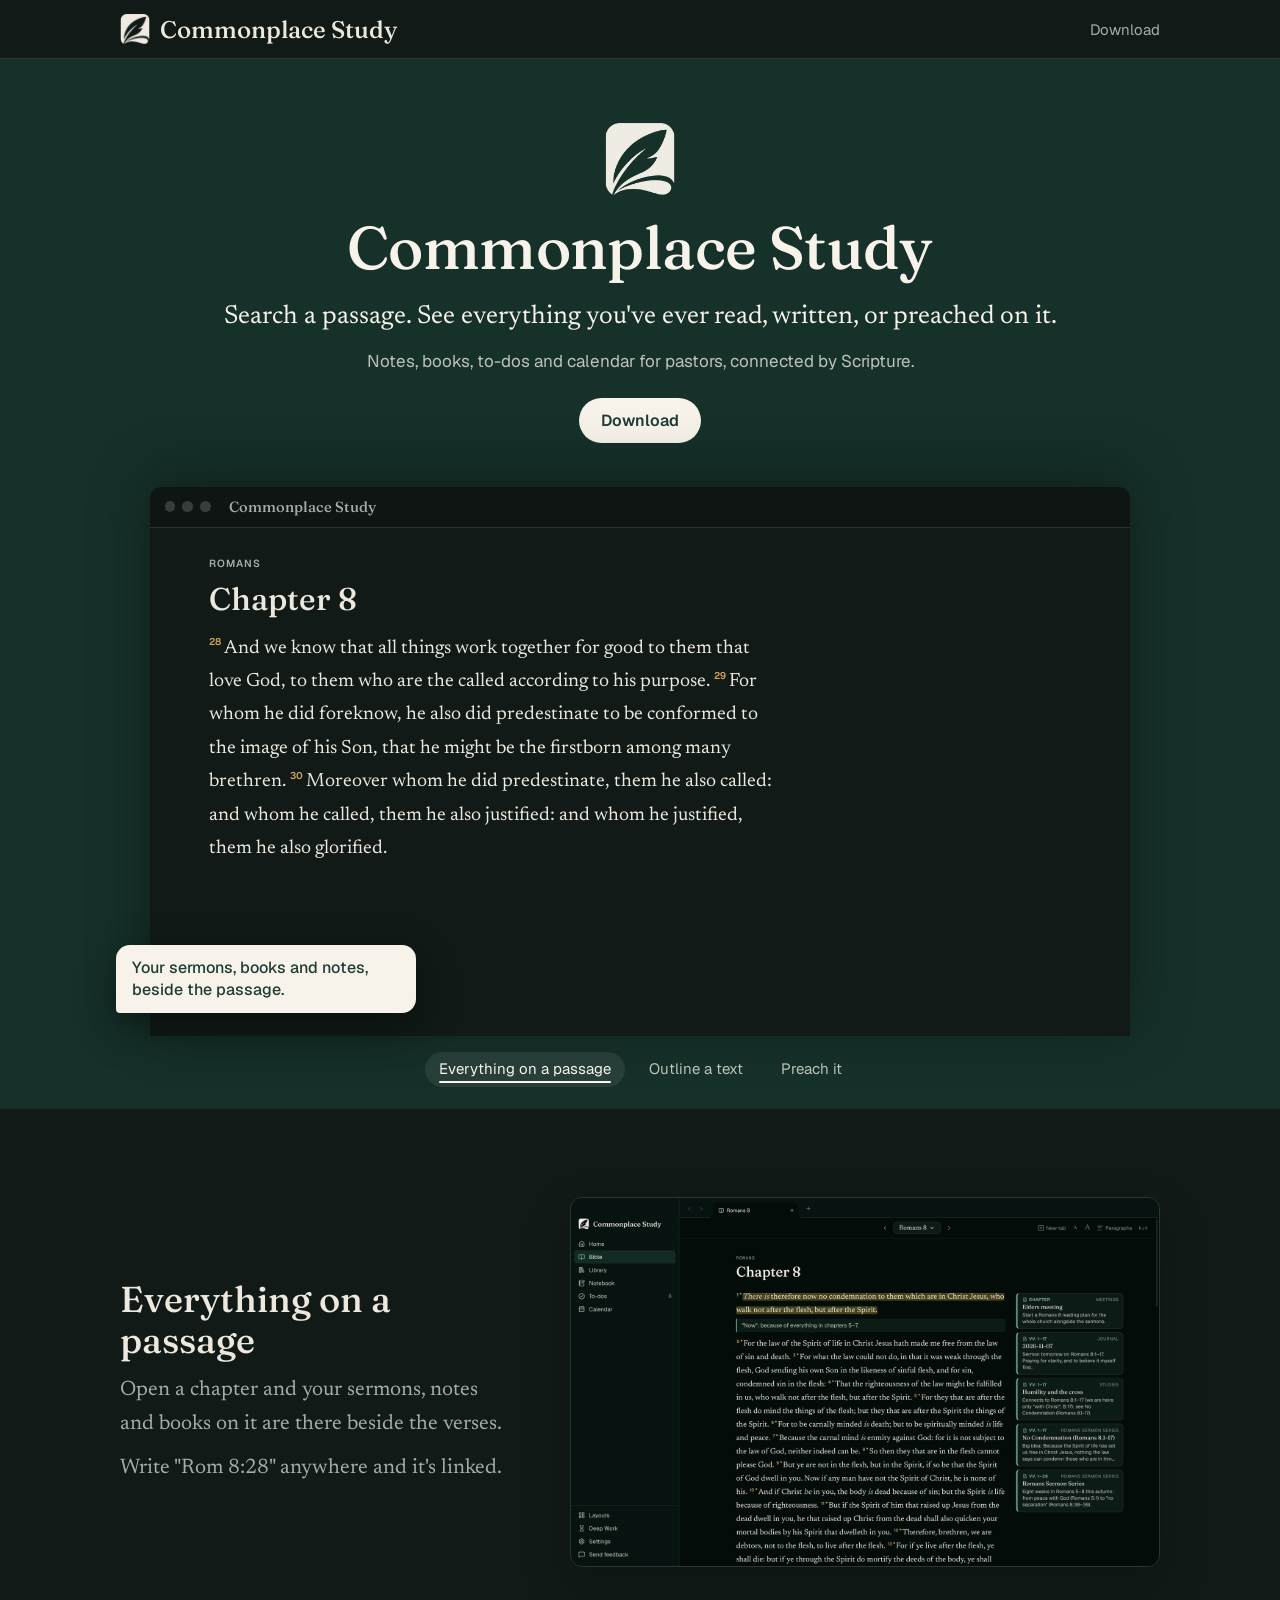
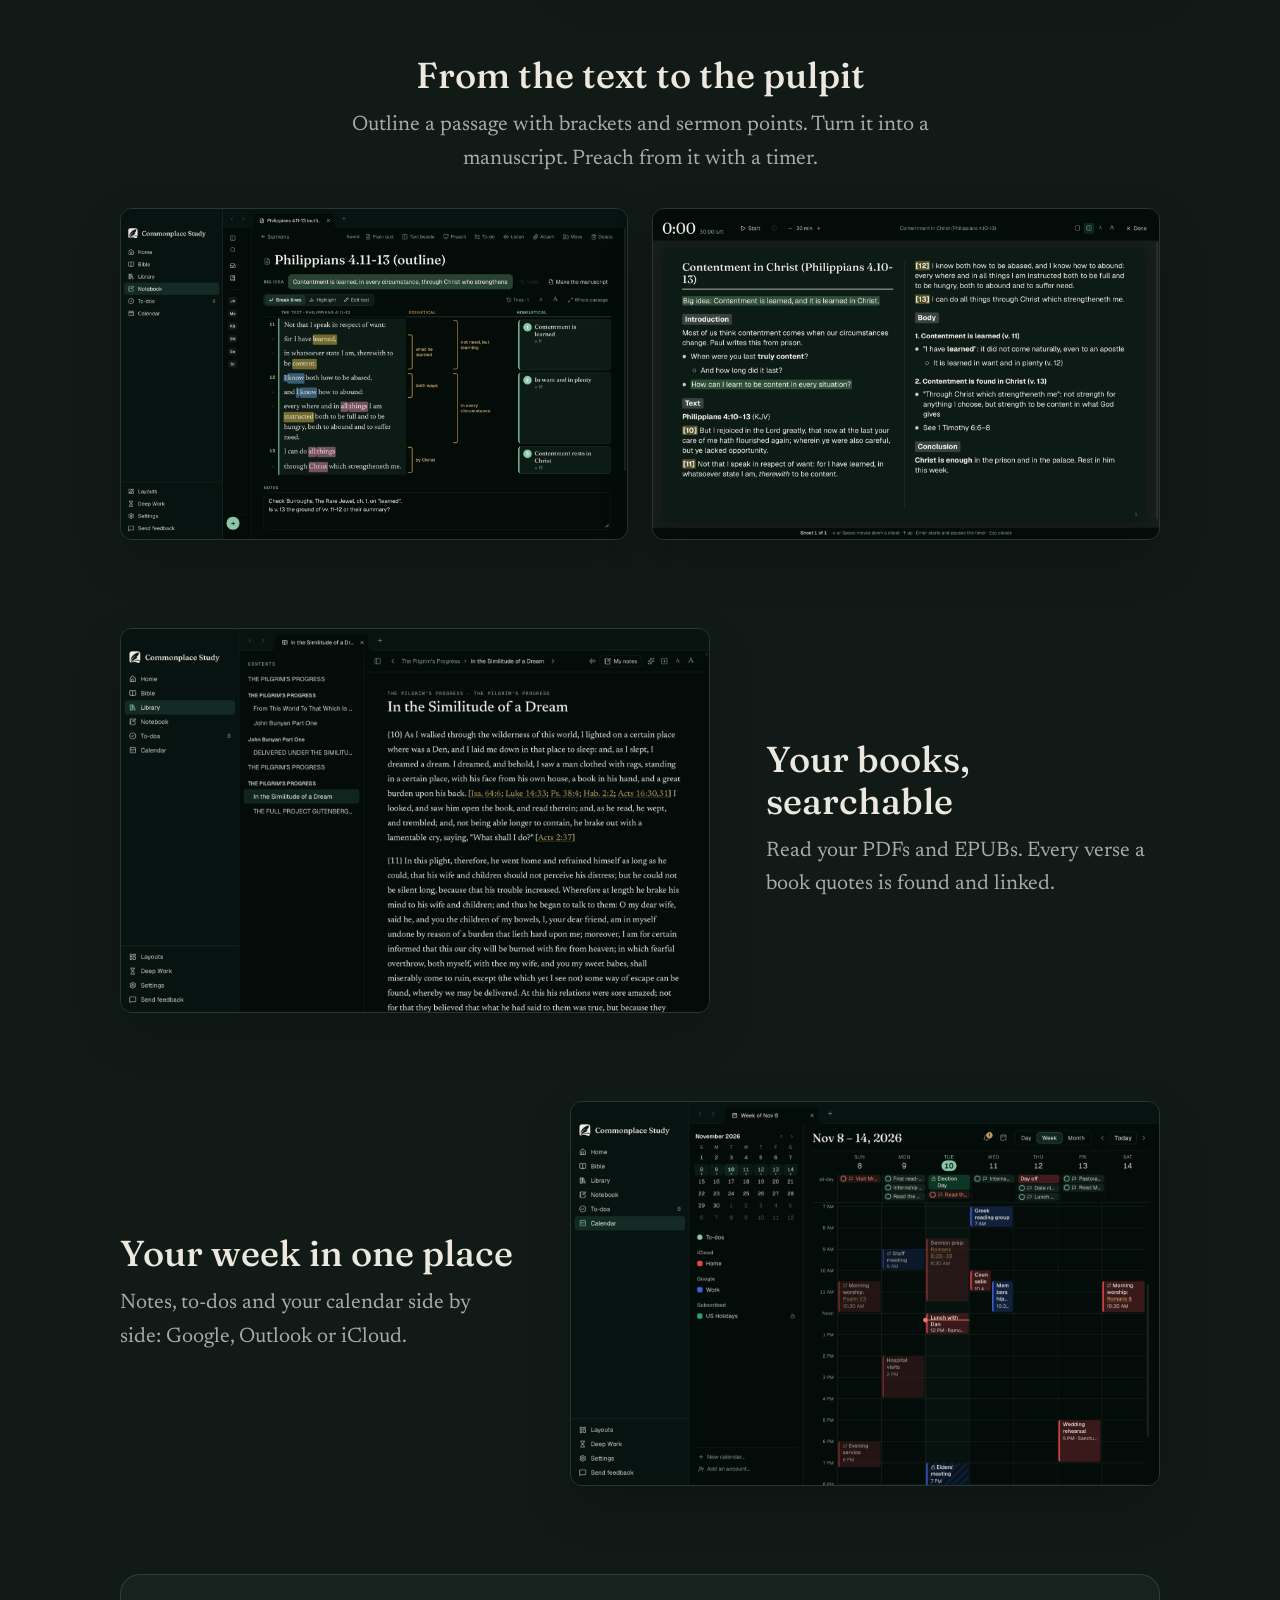
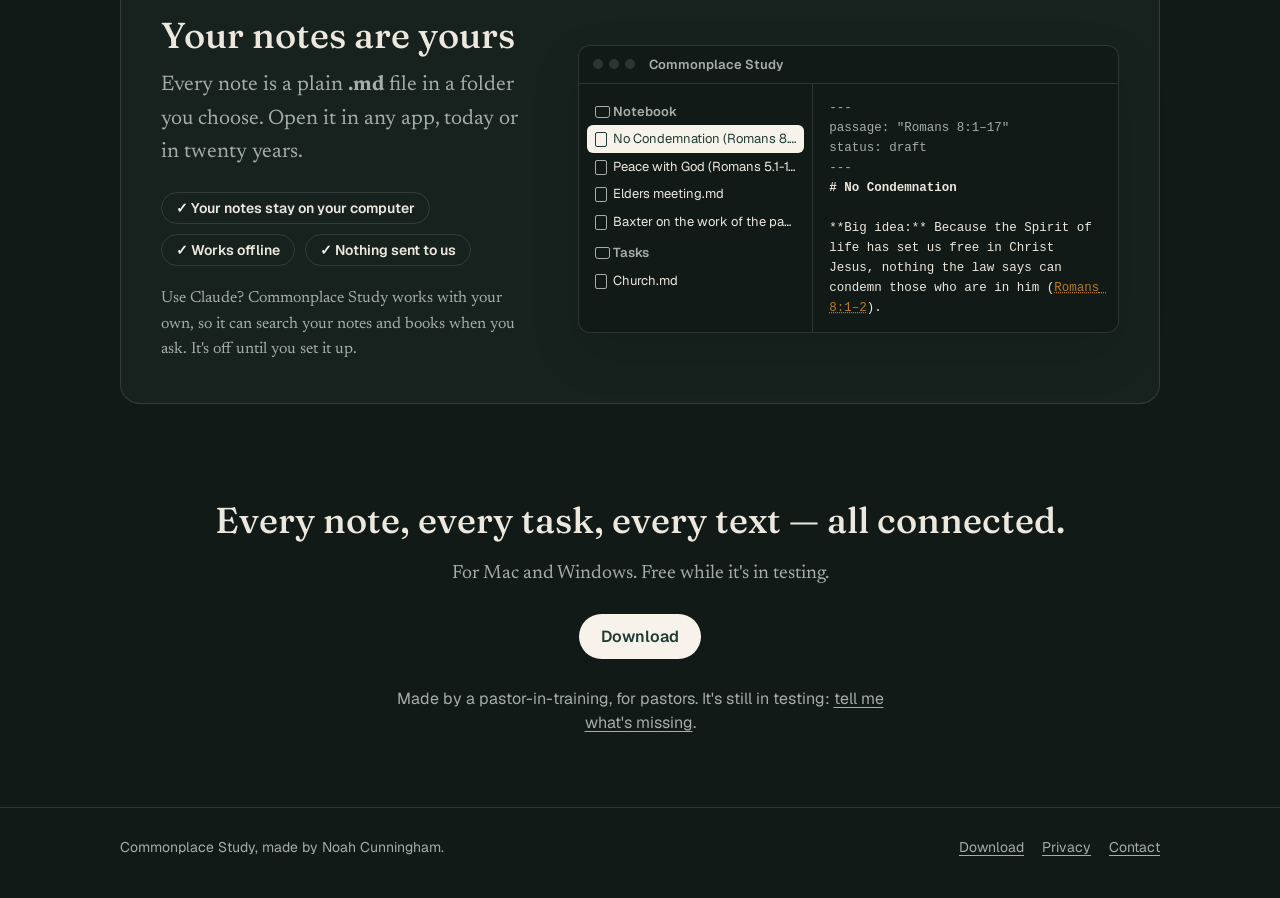
<file: index.html>
<!doctype html>
<html lang="en">
<head>
  <meta charset="utf-8">
  <meta name="viewport" content="width=device-width, initial-scale=1">
  <title>Commonplace Study: the note-taking and productivity app for pastors</title>
  <meta name="description" content="The note-taking and productivity app for pastors: your notes, books, to-dos and calendar in one place, connected by Scripture. For Mac and Windows.">
  <link rel="icon" href="img/icon-128.png">
  <link rel="stylesheet" href="style.css">
  <script type="module" src="site.js"></script>
  <script type="module" src="demo.js"></script>
</head>
<body>
  <header class="site-head">
    <div class="wrap">
      <a class="brand" href="./"><img class="light" src="img/symbol-green.png" alt=""><img class="dark" src="img/symbol-ivory.png" alt="">Commonplace Study</a>
      <nav class="site-nav" aria-label="Site">
        <a href="download.html">Download</a>
      </nav>
    </div>
  </header>

  <main>
    <section class="hero">
      <div class="wrap">
        <img class="mark" src="img/symbol-ivory.png" alt="">
        <h1>Commonplace Study</h1>
        <p class="tagline">Search a passage. See everything you've ever read, written, or preached on it.</p>
        <p class="secondary">Notes, books, to-dos and calendar for pastors, connected by Scripture.</p>
        <div class="buttons">
          <a class="button" data-main-download href="download.html">Download</a>
          <a class="link" data-other-download href="download.html"></a>
        </div>
        <!-- The moving demo (demo.js): a small copy of the app's screens, stepped through on a loop. -->
        <div class="demo" data-demo>
          <div class="demo-win" role="img" aria-label="Commonplace Study at work: a passage with your sermon, books and notes beside it; a text outlined with brackets and sermon points; a sermon in Preaching mode with a timer.">
            <div class="demo-bar"><span></span><span></span><span></span><b>Commonplace Study</b></div>
            <div class="demo-stage">

              <div class="demo-scene on ge1 ge2 ge3 ge4" data-scene="passage" data-step="4">
                <div class="dp-text">
                  <small>Romans</small>
                  <h4>Chapter 8</h4>
                  <p><sup>28</sup><span class="v28">And we know that all things work together for good to them that love God, to them who are the called according to his purpose.</span> <sup>29</sup>For whom he did foreknow, he also did predestinate to be conformed to the image of his Son, that he might be the firstborn among many brethren. <sup>30</sup>Moreover whom he did predestinate, them he also called: and whom he called, them he also justified: and whom he justified, them he also glorified.</p>
                </div>
                <div class="dp-margin">
                  <div class="mc c1"><small>v. 28 · Your sermon</small><b>More Than Conquerors</b><span>Preached in the Romans series</span></div>
                  <div class="mc c2 book"><small>v. 28 · From your library</small><b>Two books quote this verse</b><span>Open each at the page</span></div>
                  <div class="mc c3"><small>vv. 29–30 · Your study note</small><b>The golden chain</b><span>Foreknew, predestined, called, justified, glorified</span></div>
                </div>
              </div>

              <div class="demo-scene" data-scene="outline" data-step="0">
                <div class="ds-heads"><span></span><span>The text · Philippians 4:11–13</span><span class="exe">Exegetical</span><span class="hom">Homiletical</span></div>
                <div class="ds-grid">
                  <i class="n" style="grid-row:1">11</i>
                  <p class="ln" style="grid-row:1">Not that I speak in respect of want:<span class="tail"> for I have learned, in whatsoever state I am, therewith to be content.</span></p>
                  <p class="ln new" style="grid-row:2">for I have <mark>learned</mark>, in whatsoever state I am, therewith to be <mark>content</mark>.</p>
                  <i class="n" style="grid-row:3">12</i>
                  <p class="ln" style="grid-row:3">I know both how to be abased, and I know how to abound:</p>
                  <p class="ln" style="grid-row:4">every where and in all things I am <mark>instructed</mark> both to be full and to be hungry.</p>
                  <i class="n" style="grid-row:5">13</i>
                  <p class="ln" style="grid-row:5">I can do all things through Christ which strengtheneth me.</p>
                  <div class="br b1" style="grid-row:1 / 3"><span></span><em data-type-at="2" data-text="what he learned">what he learned</em></div>
                  <div class="br b2" style="grid-row:3 / 5"><span></span><em data-type-at="3" data-text="in every circumstance">in every circumstance</em></div>
                  <div class="pt p1" style="grid-row:1 / 3"><b>1</b><span>Contentment is learned<small>v. 11</small></span></div>
                  <div class="pt p2" style="grid-row:3 / 5"><b>2</b><span>In want and in plenty<small>v. 12</small></span></div>
                  <div class="pt p3" style="grid-row:5"><b>3</b><span>Contentment rests in Christ<small>v. 13</small></span></div>
                  <div class="ds-note"><b>learned · content · instructed</b>Contentment is something learned, not something natural.</div>
                </div>
              </div>

              <div class="demo-scene" data-scene="preach" data-step="0">
                <div class="dr-bar"><b data-clock>12:05</b><span>17:55 left</span><i class="dr-go">❚❚ Pause</i><em>30 min</em><u class="dr-progress"></u></div>
                <div class="dr-sheet">
                  <div class="dr-cols">
                    <h4>Contentment in Christ</h4>
                    <p><mark class="g">Big idea: Contentment is learned, and it is learned in Christ.</mark></p>
                    <p class="lab">Introduction</p>
                    <p>Most of us think contentment comes when our circumstances change. Paul writes this from prison.</p>
                    <p class="li">● When were you last <b>truly content</b>?</p>
                    <p class="li sub">○ And how long did it last?</p>
                    <p class="lab">Text</p>
                    <p><mark class="y">[11]</mark> Not that I speak in respect of want: for I have learned, in whatsoever state I am, therewith to be content.</p>
                    <p><mark class="y">[12]</mark> I know both how to be abased, and I know how to abound.</p>
                    <p><mark class="y">[13]</mark> I can do all things through Christ which strengtheneth me.</p>
                    <p class="lab">Body</p>
                    <p><b>1. Contentment is learned (v. 11)</b></p>
                    <p class="li">● It did not come naturally, even to an apostle</p>
                    <p><b>2. In want and in plenty (v. 12)</b></p>
                    <p class="li">● Paul had been in both</p>
                    <p class="li sub">○ Abased, and abounding</p>
                    <p><b>3. Contentment rests in Christ (v. 13)</b></p>
                    <p class="li">● Not strength for anything I choose</p>
                    <p class="li">● Strength to be content in what God gives</p>
                    <p class="lab">Conclusion</p>
                    <p><b>Christ is enough</b> in the prison and in the palace. Rest in him this week.</p>
                  </div>
                </div>
              </div>

            </div>
          </div>
          <!-- The little window that says, in a line, what the app is doing at each step. -->
          <p class="demo-say in" data-say aria-live="off">Your sermons, books and notes, beside the passage.</p>
          <div class="demo-tabs" role="tablist" aria-label="What the demo is showing">
            <button role="tab" data-tab class="on" aria-selected="true">Everything on a passage</button>
            <button role="tab" data-tab aria-selected="false">Outline a text</button>
            <button role="tab" data-tab aria-selected="false">Preach it</button>
          </div>
        </div>
        <noscript><img class="shot" src="img/app-home.png" width="1600" height="1042" alt="Commonplace Study's Home: the sermon you're writing, today's meetings and to-dos, and the days ahead."></noscript>
      </div>
    </section>

    <section class="point">
      <div class="wrap">
        <div class="point-text">
          <h2>Everything on a passage</h2>
          <p>Open a chapter and your sermons, notes and books on it are there beside the verses.</p>
          <p>Write "Rom 8:28" anywhere and it's linked.</p>
        </div>
        <img class="point-shot" src="img/app-passage.png" width="1600" height="1000" loading="lazy" alt="Romans 8 in the Bible, with a sermon, a study note and two books that cite its verses in the margin beside them.">
      </div>
    </section>

    <section class="pulpit">
      <div class="wrap">
        <div class="point-text">
          <h2>From the text to the pulpit</h2>
          <p>Outline a passage with brackets and sermon points. Turn it into a manuscript. Preach from it with a timer.</p>
        </div>
        <div class="pair">
          <img class="point-shot" src="img/app-outline.png" width="1600" height="1042" loading="lazy" alt="Philippians 4:11–13 broken into lines, with brackets for the structure of the text and sermon points beside them.">
          <img class="point-shot" src="img/app-preach.png" width="1600" height="1042" loading="lazy" alt="Preaching mode: the sermon in two columns of large type, with a timer counting up at the top.">
        </div>
      </div>
    </section>

    <section class="point flip">
      <div class="wrap">
        <div class="point-text">
          <h2>Your books, searchable</h2>
          <p>Read your PDFs and EPUBs. Every verse a book quotes is found and linked.</p>
        </div>
        <img class="point-shot" src="img/app-book.png" width="1600" height="1042" loading="lazy" alt="Bunyan's The Pilgrim's Progress open in the Library, its Bible references found and linked.">
      </div>
    </section>

    <section class="point">
      <div class="wrap">
        <div class="point-text">
          <h2>Your week in one place</h2>
          <p>Notes, to-dos and your calendar side by side: Google, Outlook or iCloud.</p>
        </div>
        <img class="point-shot" src="img/app-calendar.png" width="1600" height="1042" loading="lazy" alt="The week: services, meetings, visits and to-dos with their deadlines.">
      </div>
    </section>

    <section class="yours">
      <div class="wrap">
        <div class="point-text">
          <h2>Your notes are yours</h2>
          <p>Every note is a plain <b>.md</b> file in a folder you choose. Open it in any app, today or in twenty years.</p>
          <ul class="facts">
            <li>Your notes stay on your computer</li>
            <li>Works offline</li>
            <li>Nothing sent to us</li>
          </ul>
          <p class="ai-line">Use Claude? Commonplace Study works with your own, so it can search your notes and books when you ask. It's off until you set it up.</p>
        </div>
        <div class="files" aria-label="Your notes folder: plain Markdown files">
          <div class="files-bar"><span></span><span></span><span></span><b>Commonplace Study</b></div>
          <div class="files-body">
            <ul class="files-list">
              <li class="folder">Notebook</li>
              <li class="sel">No Condemnation (Romans 8.1-17).md</li>
              <li>Peace with God (Romans 5.1-11).md</li>
              <li>Elders meeting.md</li>
              <li>Baxter on the work of the pastor.md</li>
              <li class="folder">Tasks</li>
              <li>Church.md</li>
            </ul>
            <pre class="files-text"><span class="fm">---
passage: "Romans 8:1–17"
status: draft
---</span>
<span class="h"># No Condemnation</span>

**Big idea:** Because the Spirit of life has set us free in Christ Jesus, nothing the law says can condemn those who are in him (<span class="ref">Romans 8:1–2</span>).</pre>
          </div>
        </div>
      </div>
    </section>

    <section class="cta">
      <div class="wrap">
        <h2>Every note, every task, every text — all connected.</h2>
        <p class="muted">For Mac and Windows. Free while it's in testing.</p>
        <div class="buttons">
          <a class="button" data-main-download href="download.html">Download</a>
        </div>
        <p class="maker">Made by a pastor-in-training, for pastors. It's still in testing: <a data-email="Commonplace Study" href="#">tell me what's missing</a>.</p>
      </div>
    </section>

    <!-- Get update emails (EMAIL-SETUP.md). Hidden until SITE.updatesList in site.js has Noah's
         Buttondown username (PLACEHOLDER); site.js then sets the form's address and shows it. -->
    <section class="updates" data-updates-section hidden>
      <div class="narrow">
        <h2>Get update emails</h2>
        <p class="muted">A short note when there's something new in Commonplace Study. No more than that; unsubscribe with one click.</p>
        <form class="signup" data-updates method="post" action="#BUTTONDOWN-FORM-URL-PLACEHOLDER">
          <label class="sr-only" for="updates-email">Your email address</label>
          <input id="updates-email" type="email" name="email" required autocomplete="email" placeholder="you@example.com">
          <input type="hidden" name="tag" value="website">
          <button class="button" type="submit">Sign up</button>
        </form>
        <p class="small muted">You'll get one email to confirm. Your address is kept by Buttondown, only for these emails; see the <a href="privacy.html#update-emails">privacy policy</a>.</p>
      </div>
    </section>
  </main>

  <footer class="site-foot">
    <div class="wrap">
      <span>Commonplace Study, made by Noah Cunningham.</span>
      <nav aria-label="More">
        <a href="download.html">Download</a>
        <a href="privacy.html">Privacy</a>
        <a data-email="Commonplace Study" href="#">Contact</a>
      </nav>
    </div>
  </footer>
</body>
</html>
</file>
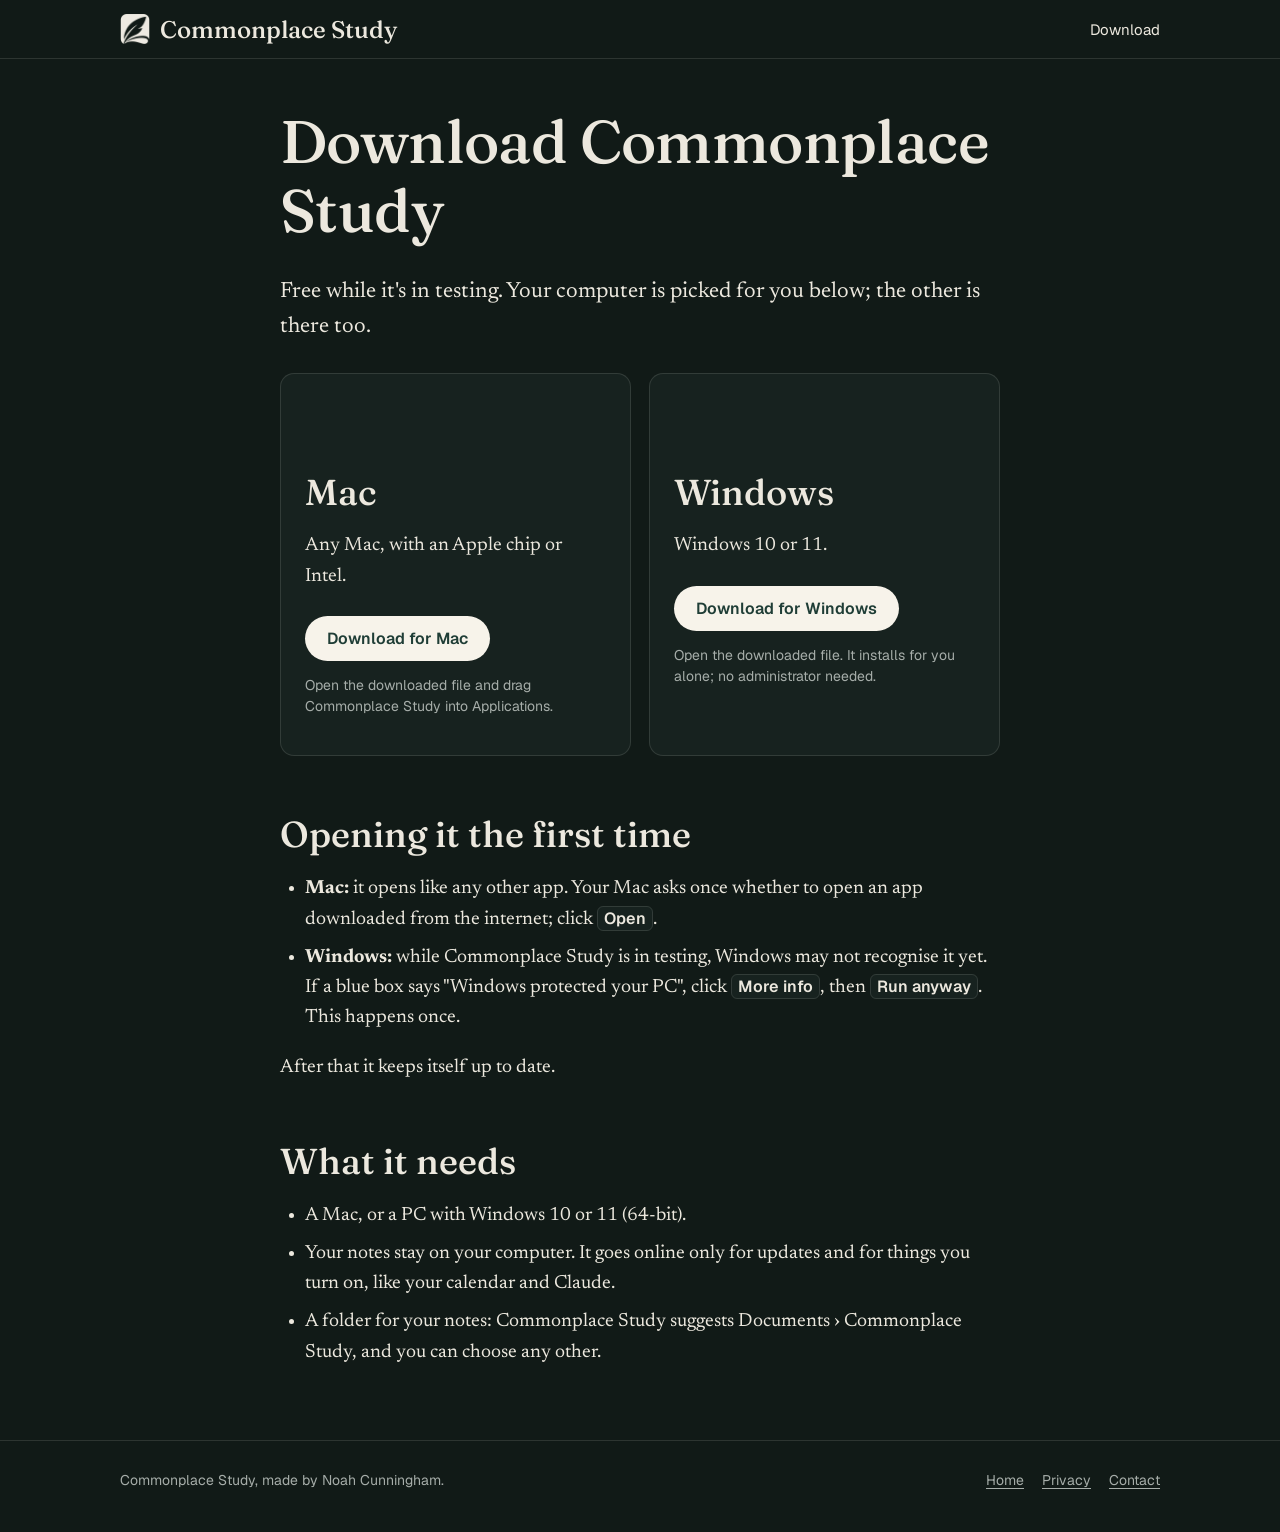
<file: download.html>
<!doctype html>
<html lang="en">
<head>
  <meta charset="utf-8">
  <meta name="viewport" content="width=device-width, initial-scale=1">
  <title>Download Commonplace Study for Mac or Windows</title>
  <meta name="description" content="Download Commonplace Study for Mac or Windows.">
  <link rel="icon" href="img/icon-128.png">
  <link rel="stylesheet" href="style.css">
  <script type="module" src="site.js"></script>
</head>
<body>
  <header class="site-head">
    <div class="wrap">
      <a class="brand" href="./"><img class="light" src="img/symbol-green.png" alt=""><img class="dark" src="img/symbol-ivory.png" alt="">Commonplace Study</a>
      <nav class="site-nav" aria-label="Site">
        <a href="download.html" aria-current="page">Download</a>
      </nav>
    </div>
  </header>

  <main class="narrow page">
    <h1>Download Commonplace Study</h1>
    <p class="lead">Free while it's in testing. Your computer is picked for you below; the other is there too.</p>

    <p class="notice when-soon">Downloads open soon. To try Commonplace Study now, <a data-email="I'd like to try Commonplace Study" href="#">write to Noah</a> and he'll send it to you.</p>
    <p class="notice when-phone">Commonplace Study is for Mac and Windows computers. Open this page on your computer to download it, or <a data-email="Commonplace Study download link" href="#">email yourself the link</a>.</p>

    <div class="choices">
      <div class="choice">
        <span class="this">This computer</span>
        <h2>Mac</h2>
        <p>Any Mac, with an Apple chip or Intel.</p>
        <div class="buttons"><a class="button" data-download="mac">Download for Mac</a></div>
        <p class="small muted" style="margin-top: 14px">Open the downloaded file and drag Commonplace Study into Applications.</p>
      </div>
      <div class="choice">
        <span class="this">This computer</span>
        <h2>Windows</h2>
        <p>Windows 10 or 11.</p>
        <div class="buttons"><a class="button" data-download="windows">Download for Windows</a></div>
        <p class="small muted" style="margin-top: 14px">Open the downloaded file. It installs for you alone; no administrator needed.</p>
      </div>
    </div>

    <h2>Opening it the first time</h2>
    <ul>
      <li><b>Mac:</b> it opens like any other app. Your Mac asks once whether to open an app downloaded from the internet; click <span class="ui">Open</span>.</li>
      <li><b>Windows:</b> while Commonplace Study is in testing, Windows may not recognise it yet. If a blue box says "Windows protected your PC", click <span class="ui">More info</span>, then <span class="ui">Run anyway</span>. This happens once.</li>
    </ul>
    <p>After that it keeps itself up to date.</p>

    <h2>What it needs</h2>
    <ul>
      <li>A Mac, or a PC with Windows 10 or 11 (64-bit).</li>
      <li>Your notes stay on your computer. It goes online only for updates and for things you turn on, like your calendar and Claude.</li>
      <li>A folder for your notes: Commonplace Study suggests Documents › Commonplace Study, and you can choose any other.</li>
    </ul>
  </main>

  <footer class="site-foot">
    <div class="wrap">
      <span>Commonplace Study, made by Noah Cunningham.</span>
      <nav aria-label="More">
        <a href="./">Home</a>
        <a href="privacy.html">Privacy</a>
        <a data-email="Commonplace Study" href="#">Contact</a>
      </nav>
    </div>
  </footer>
</body>
</html>
</file>
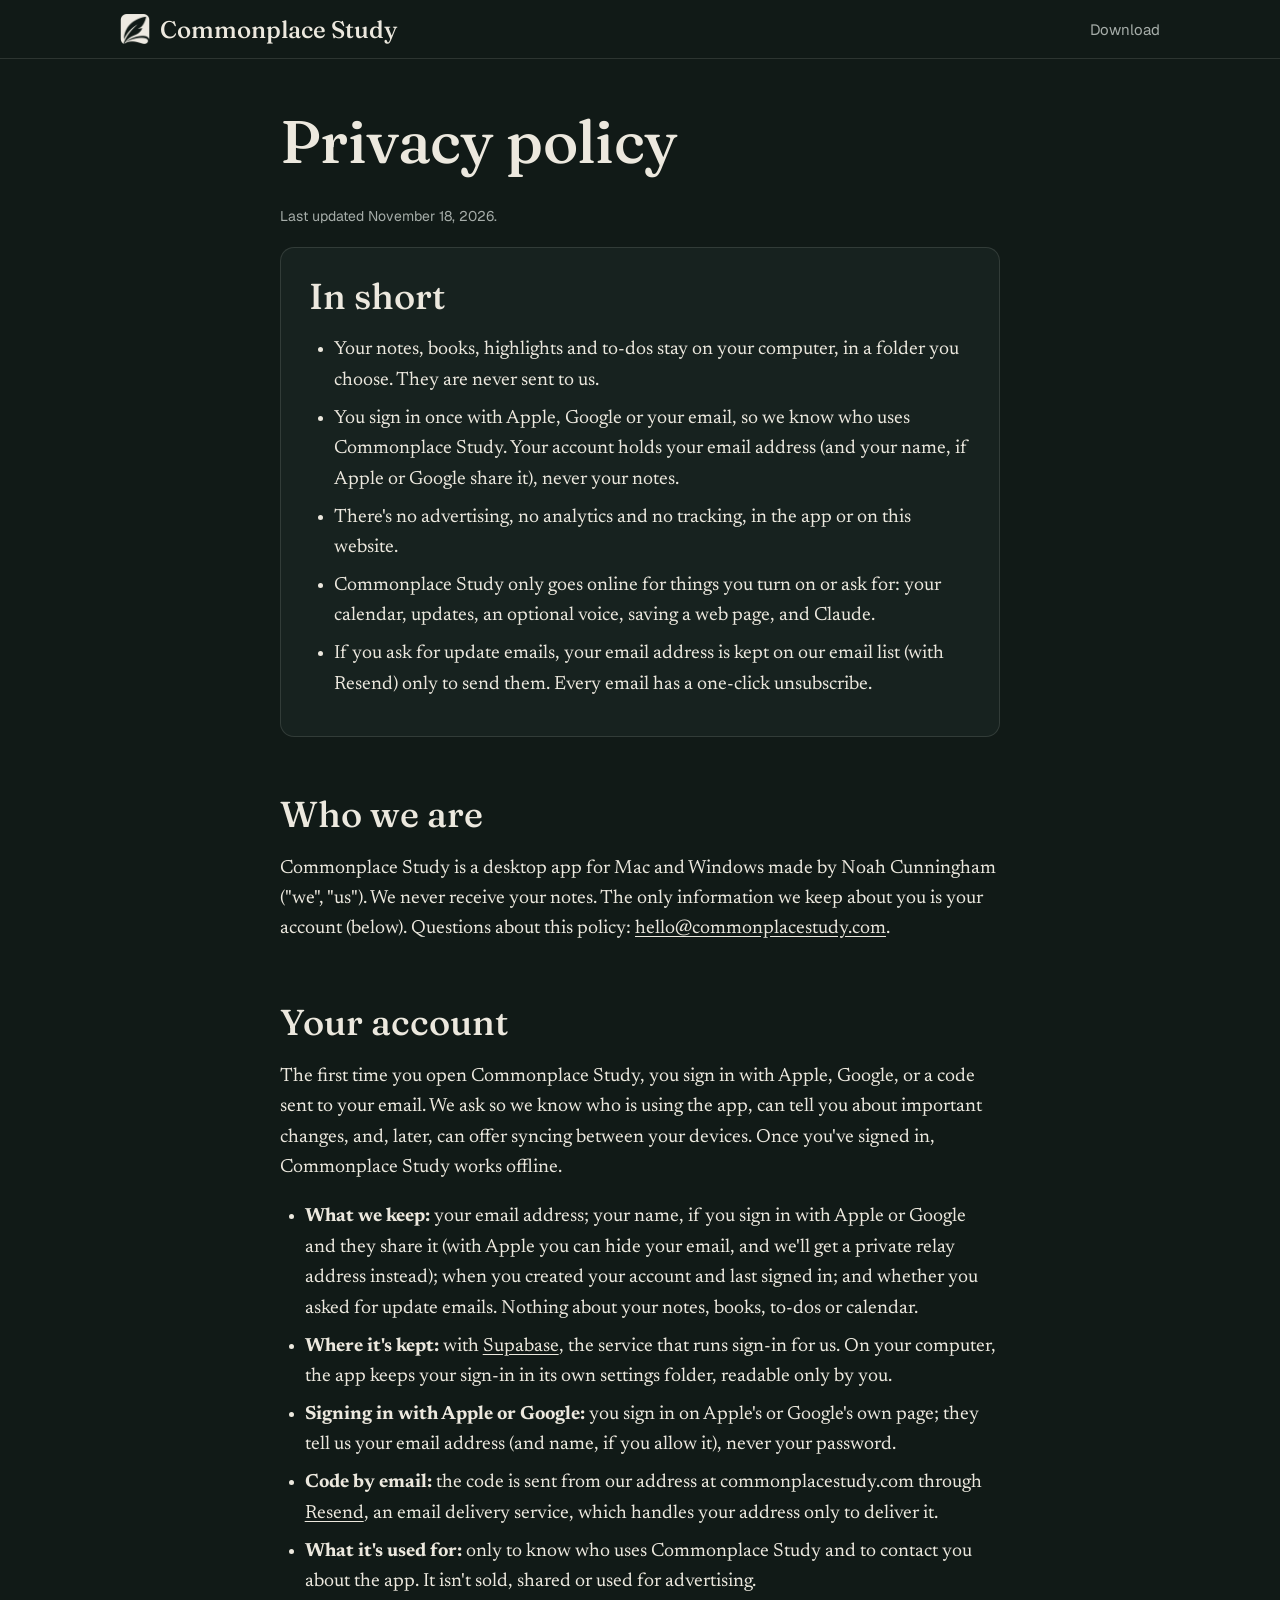
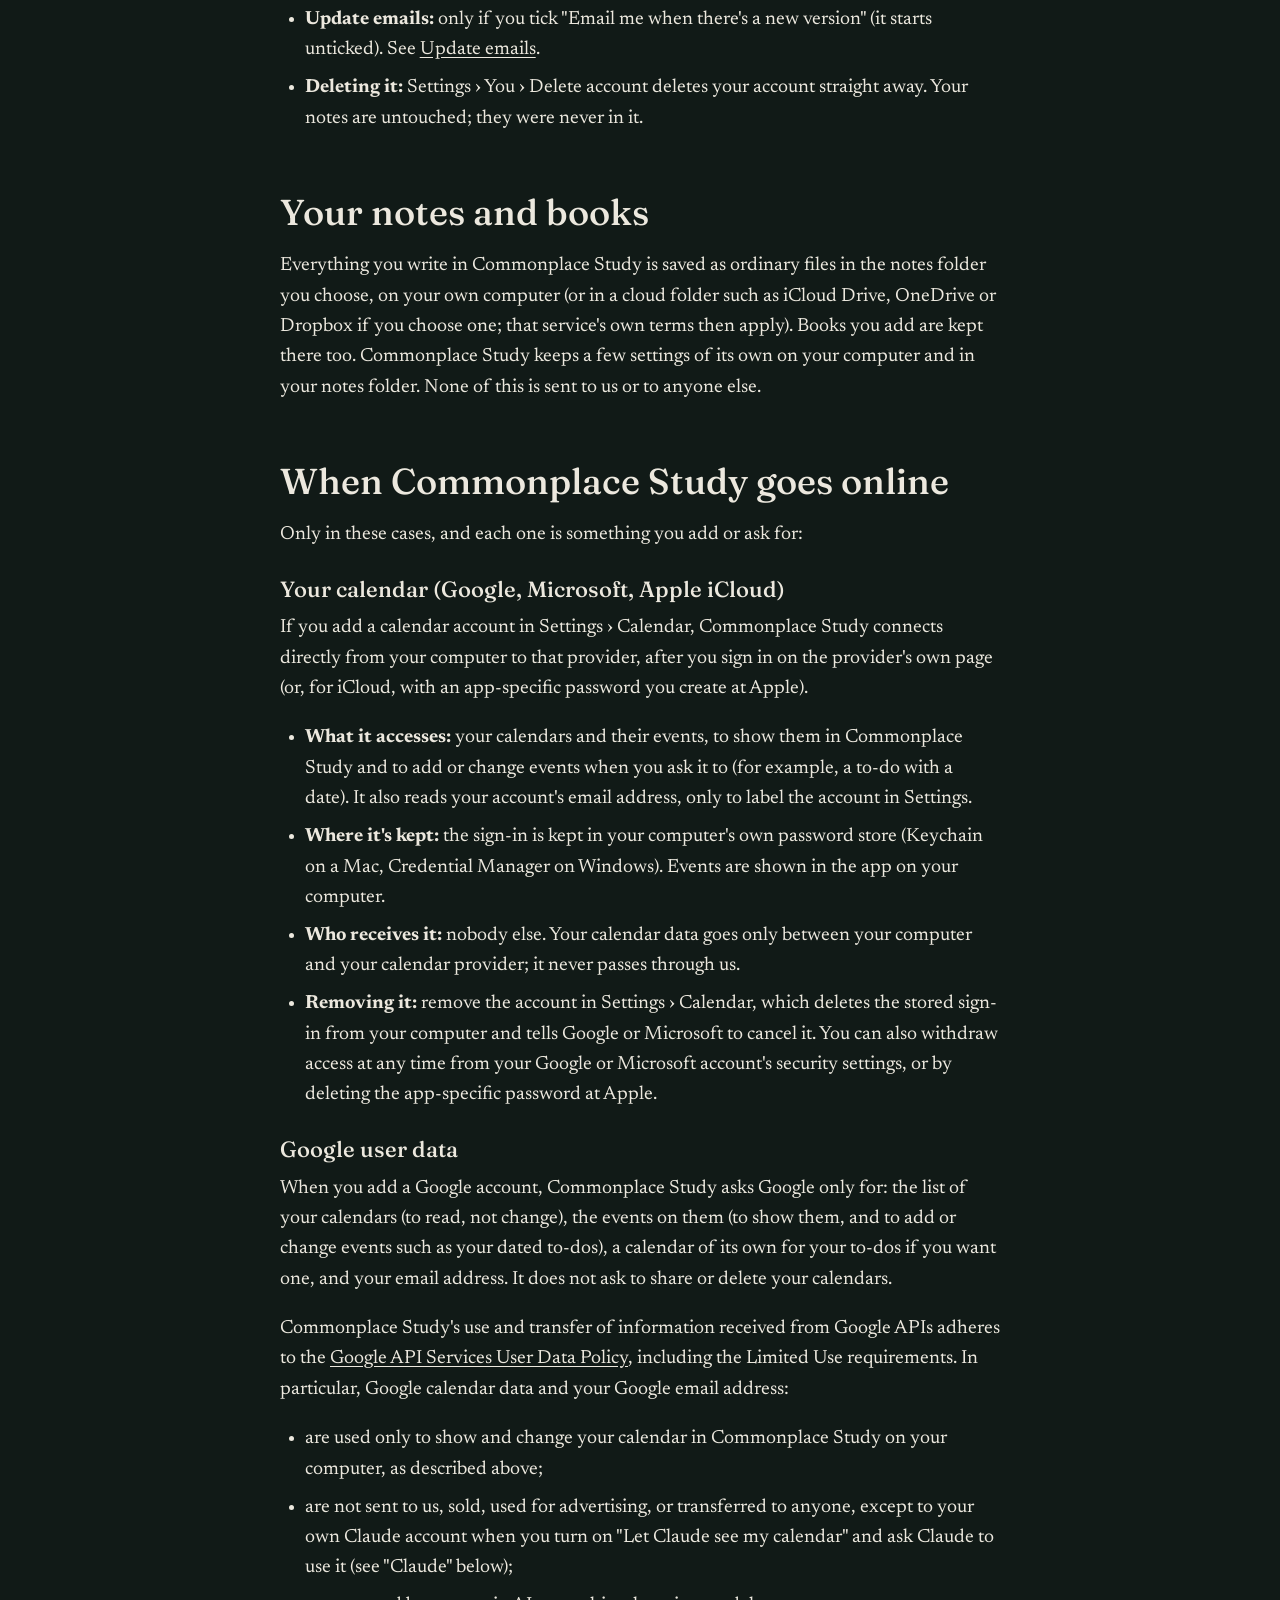
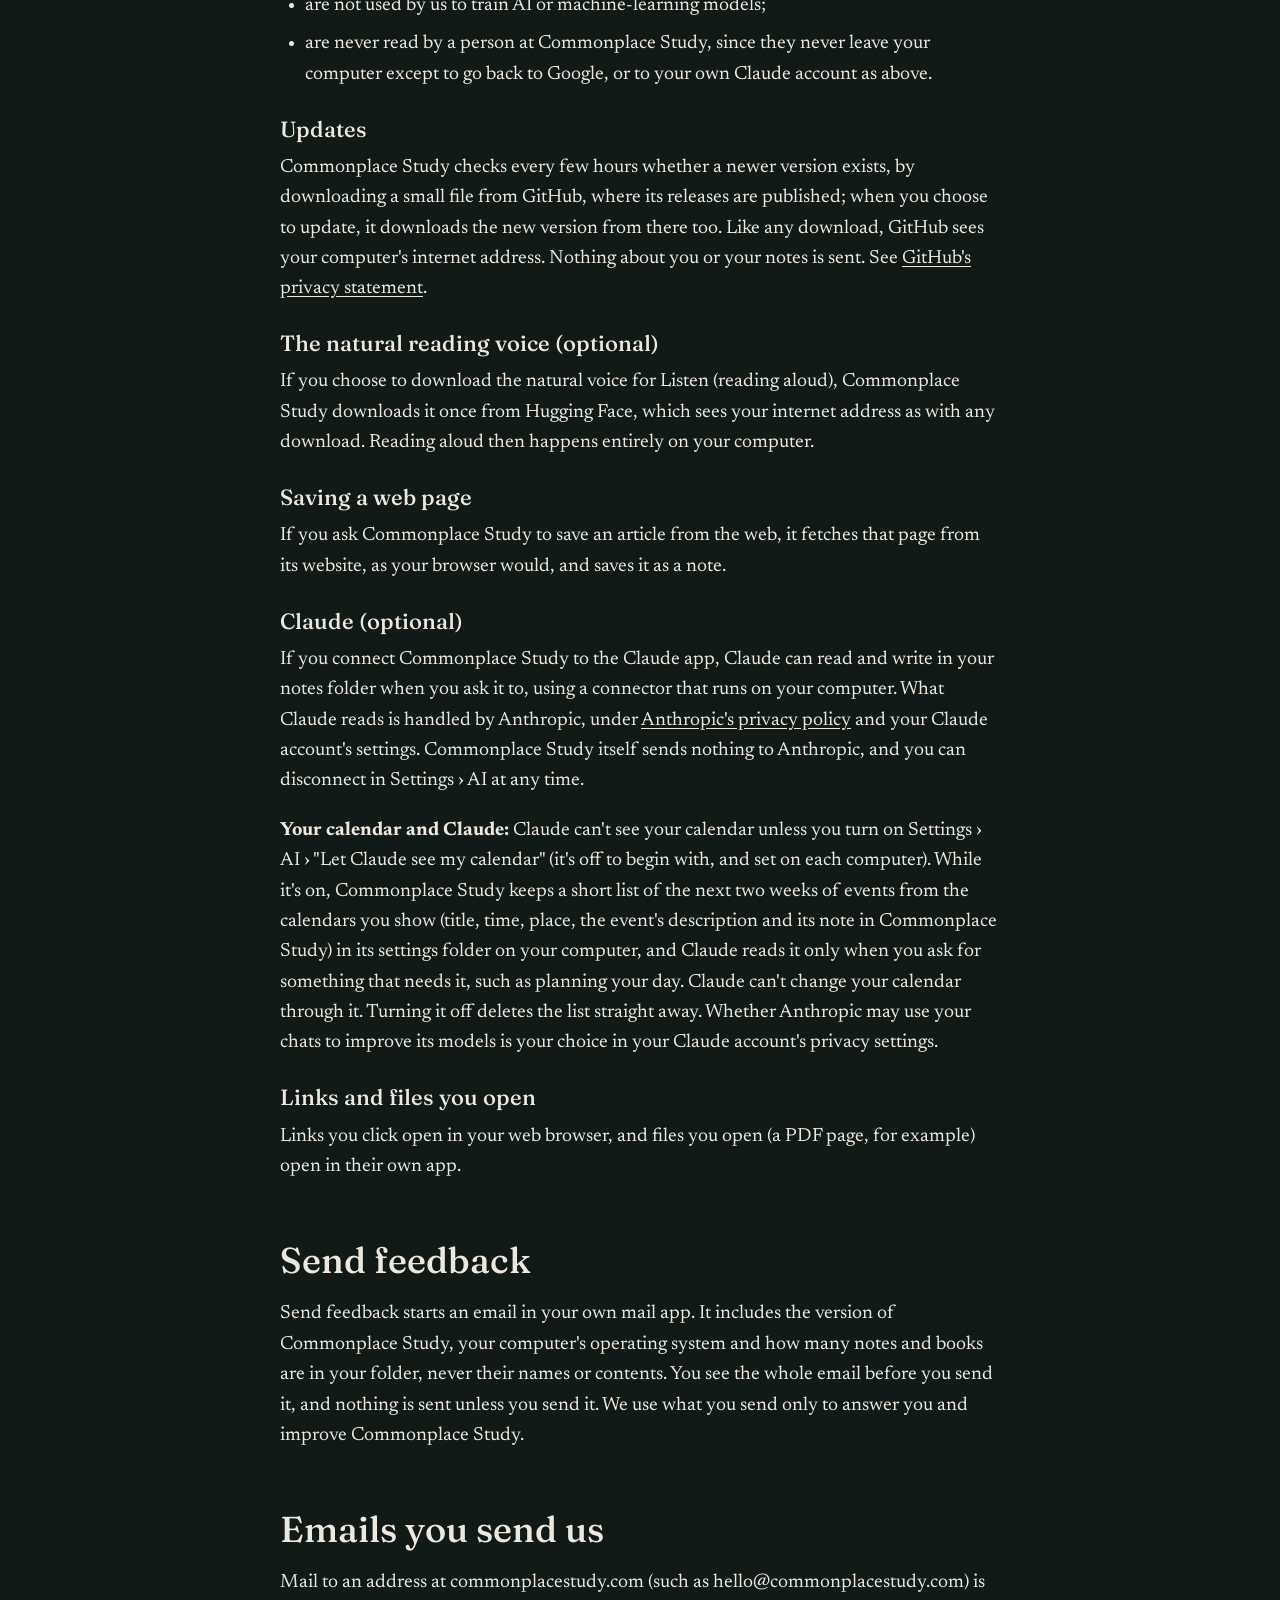
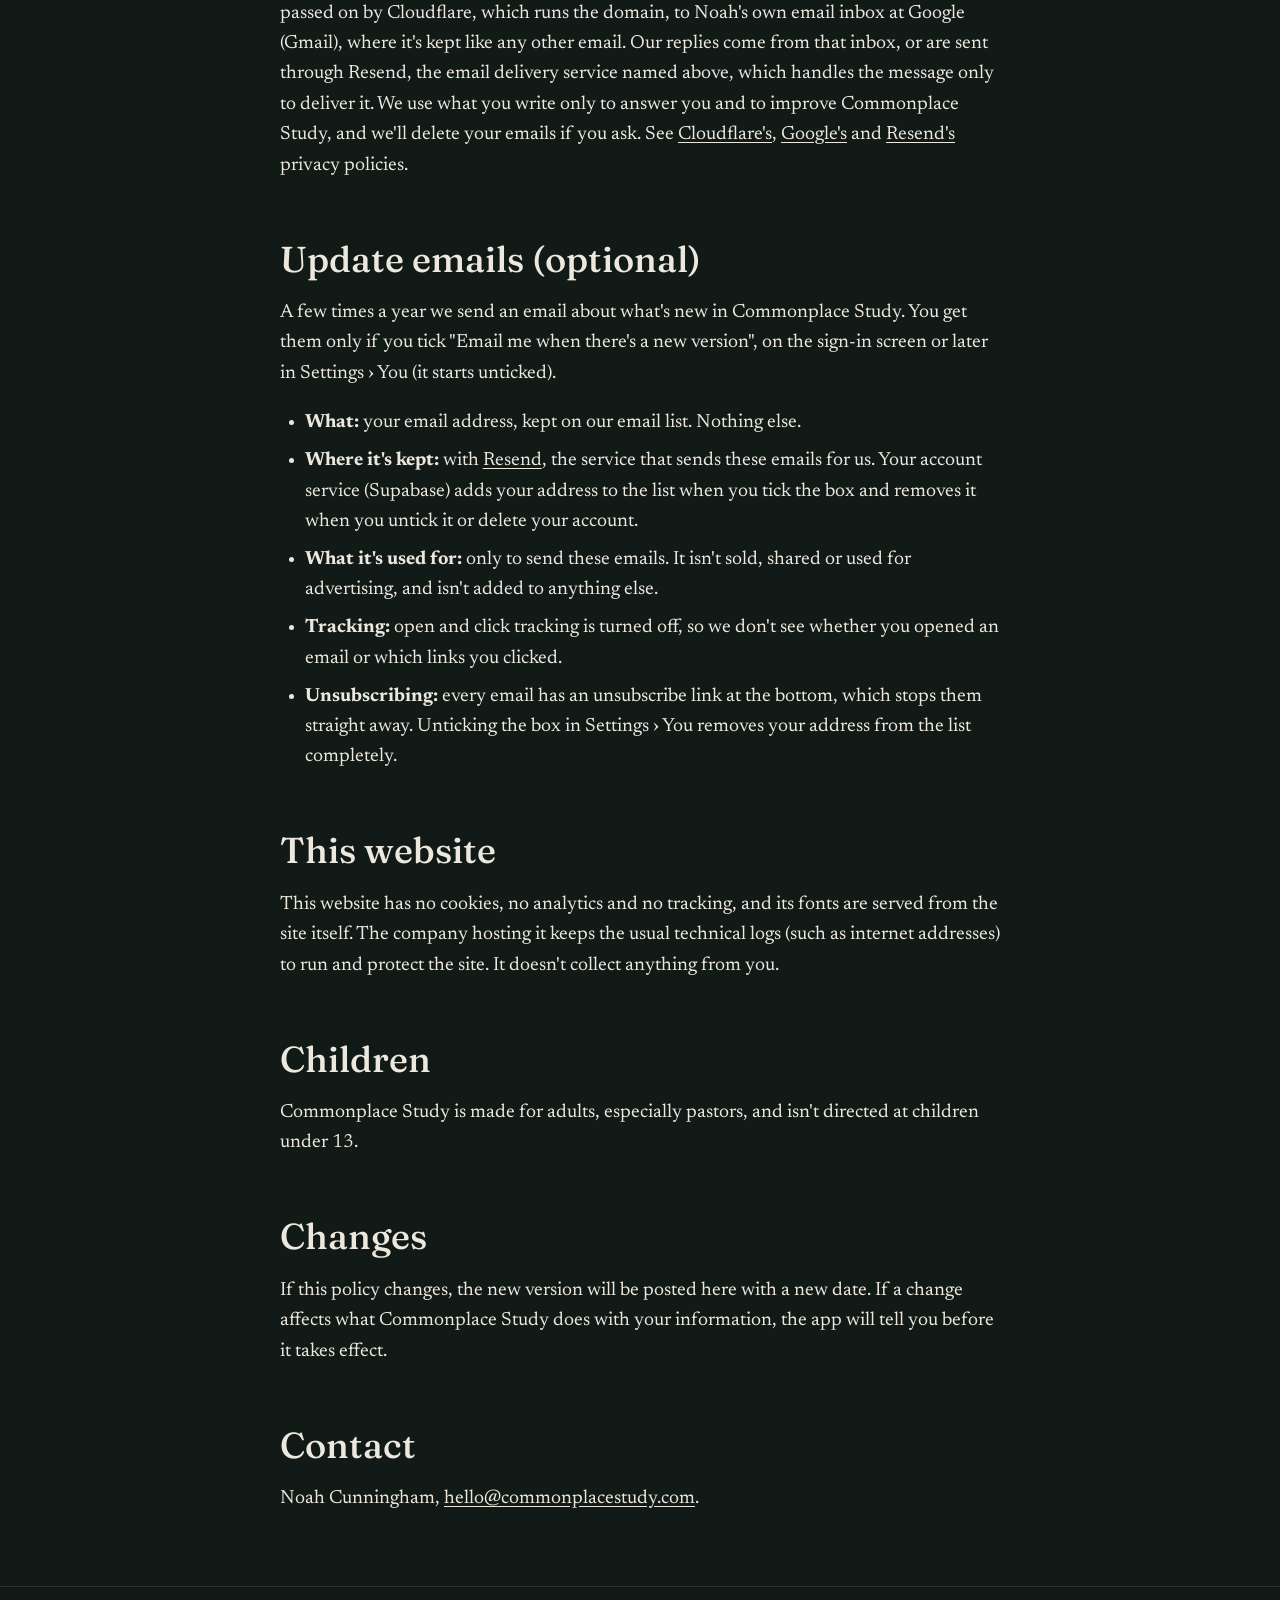
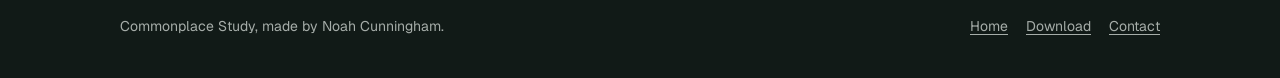
<file: privacy.html>
<!doctype html>
<html lang="en">
<head>
  <meta charset="utf-8">
  <meta name="viewport" content="width=device-width, initial-scale=1">
  <title>Privacy policy: Commonplace Study</title>
  <meta name="description" content="Commonplace Study keeps your notes on your computer. What it connects to, and only when you ask.">
  <link rel="icon" href="img/icon-128.png">
  <link rel="stylesheet" href="style.css">
  <script type="module" src="site.js"></script>
</head>
<body>
  <header class="site-head">
    <div class="wrap">
      <a class="brand" href="./"><img class="light" src="img/symbol-green.png" alt=""><img class="dark" src="img/symbol-ivory.png" alt="">Commonplace Study</a>
      <nav class="site-nav" aria-label="Site">
        <a href="download.html">Download</a>
      </nav>
    </div>
  </header>

  <main class="narrow page">
    <h1>Privacy policy</h1>
    <p class="muted small">Last updated November 18, 2026.</p>

    <div class="promise" style="margin-top: 20px">
      <h2 style="margin-top: 0">In short</h2>
      <ul>
        <li>Your notes, books, highlights and to-dos stay on your computer, in a folder you choose. They are never sent to us.</li>
        <li>You sign in once with Apple, Google or your email, so we know who uses Commonplace Study. Your account holds your email address (and your name, if Apple or Google share it), never your notes.</li>
        <li>There's no advertising, no analytics and no tracking, in the app or on this website.</li>
        <li>Commonplace Study only goes online for things you turn on or ask for: your calendar, updates, an optional voice, saving a web page, and Claude.</li>
        <li>If you ask for update emails, your email address is kept on our email list (with Resend) only to send them. Every email has a one-click unsubscribe.</li>
      </ul>
    </div>

    <h2>Who we are</h2>
    <p>Commonplace Study is a desktop app for Mac and Windows made by Noah Cunningham ("we", "us"). We never receive your notes. The only information we keep about you is your account (below). Questions about this policy: <a data-email="Commonplace Study privacy" href="#"></a>.</p>

    <h2 id="account">Your account</h2>
    <p>The first time you open Commonplace Study, you sign in with Apple, Google, or a code sent to your email. We ask so we know who is using the app, can tell you about important changes, and, later, can offer syncing between your devices. Once you've signed in, Commonplace Study works offline.</p>
    <ul>
      <li><b>What we keep:</b> your email address; your name, if you sign in with Apple or Google and they share it (with Apple you can hide your email, and we'll get a private relay address instead); when you created your account and last signed in; and whether you asked for update emails. Nothing about your notes, books, to-dos or calendar.</li>
      <li><b>Where it's kept:</b> with <a href="https://supabase.com/privacy">Supabase</a>, the service that runs sign-in for us. On your computer, the app keeps your sign-in in its own settings folder, readable only by you.</li>
      <li><b>Signing in with Apple or Google:</b> you sign in on Apple's or Google's own page; they tell us your email address (and name, if you allow it), never your password.</li>
      <li><b>Code by email:</b> the code is sent from our address at commonplacestudy.com through <a href="https://resend.com/legal/privacy-policy">Resend</a>, an email delivery service, which handles your address only to deliver it.</li>
      <li><b>What it's used for:</b> only to know who uses Commonplace Study and to contact you about the app. It isn't sold, shared or used for advertising.</li>
      <li><b>Update emails:</b> only if you tick "Email me when there's a new version" (it starts unticked). See <a href="#update-emails">Update emails</a>.</li>
      <li><b>Deleting it:</b> Settings › You › Delete account deletes your account straight away. Your notes are untouched; they were never in it.</li>
    </ul>

    <h2>Your notes and books</h2>
    <p>Everything you write in Commonplace Study is saved as ordinary files in the notes folder you choose, on your own computer (or in a cloud folder such as iCloud Drive, OneDrive or Dropbox if you choose one; that service's own terms then apply). Books you add are kept there too. Commonplace Study keeps a few settings of its own on your computer and in your notes folder. None of this is sent to us or to anyone else.</p>

    <h2>When Commonplace Study goes online</h2>
    <p>Only in these cases, and each one is something you add or ask for:</p>

    <h3>Your calendar (Google, Microsoft, Apple iCloud)</h3>
    <p>If you add a calendar account in Settings › Calendar, Commonplace Study connects directly from your computer to that provider, after you sign in on the provider's own page (or, for iCloud, with an app-specific password you create at Apple).</p>
    <ul>
      <li><b>What it accesses:</b> your calendars and their events, to show them in Commonplace Study and to add or change events when you ask it to (for example, a to-do with a date). It also reads your account's email address, only to label the account in Settings.</li>
      <li><b>Where it's kept:</b> the sign-in is kept in your computer's own password store (Keychain on a Mac, Credential Manager on Windows). Events are shown in the app on your computer.</li>
      <li><b>Who receives it:</b> nobody else. Your calendar data goes only between your computer and your calendar provider; it never passes through us.</li>
      <li><b>Removing it:</b> remove the account in Settings › Calendar, which deletes the stored sign-in from your computer and tells Google or Microsoft to cancel it. You can also withdraw access at any time from your Google or Microsoft account's security settings, or by deleting the app-specific password at Apple.</li>
    </ul>

    <h3>Google user data</h3>
    <p>When you add a Google account, Commonplace Study asks Google only for: the list of your calendars (to read, not change), the events on them (to show them, and to add or change events such as your dated to-dos), a calendar of its own for your to-dos if you want one, and your email address. It does not ask to share or delete your calendars.</p>
    <p>Commonplace Study's use and transfer of information received from Google APIs adheres to the <a href="https://developers.google.com/terms/api-services-user-data-policy">Google API Services User Data Policy</a>, including the Limited Use requirements. In particular, Google calendar data and your Google email address:</p>
    <ul>
      <li>are used only to show and change your calendar in Commonplace Study on your computer, as described above;</li>
      <li>are not sent to us, sold, used for advertising, or transferred to anyone, except to your own Claude account when you turn on "Let Claude see my calendar" and ask Claude to use it (see "Claude" below);</li>
      <li>are not used by us to train AI or machine-learning models;</li>
      <li>are never read by a person at Commonplace Study, since they never leave your computer except to go back to Google, or to your own Claude account as above.</li>
    </ul>

    <h3>Updates</h3>
    <p>Commonplace Study checks every few hours whether a newer version exists, by downloading a small file from GitHub, where its releases are published; when you choose to update, it downloads the new version from there too. Like any download, GitHub sees your computer's internet address. Nothing about you or your notes is sent. See <a href="https://docs.github.com/site-policy/privacy-policies/github-general-privacy-statement">GitHub's privacy statement</a>.</p>

    <h3>The natural reading voice (optional)</h3>
    <p>If you choose to download the natural voice for Listen (reading aloud), Commonplace Study downloads it once from Hugging Face, which sees your internet address as with any download. Reading aloud then happens entirely on your computer.</p>

    <h3>Saving a web page</h3>
    <p>If you ask Commonplace Study to save an article from the web, it fetches that page from its website, as your browser would, and saves it as a note.</p>

    <h3>Claude (optional)</h3>
    <p>If you connect Commonplace Study to the Claude app, Claude can read and write in your notes folder when you ask it to, using a connector that runs on your computer. What Claude reads is handled by Anthropic, under <a href="https://www.anthropic.com/legal/privacy">Anthropic's privacy policy</a> and your Claude account's settings. Commonplace Study itself sends nothing to Anthropic, and you can disconnect in Settings › AI at any time.</p>
    <p><b>Your calendar and Claude:</b> Claude can't see your calendar unless you turn on Settings › AI › "Let Claude see my calendar" (it's off to begin with, and set on each computer). While it's on, Commonplace Study keeps a short list of the next two weeks of events from the calendars you show (title, time, place, the event's description and its note in Commonplace Study) in its settings folder on your computer, and Claude reads it only when you ask for something that needs it, such as planning your day. Claude can't change your calendar through it. Turning it off deletes the list straight away. Whether Anthropic may use your chats to improve its models is your choice in your Claude account's privacy settings.</p>

    <h3>Links and files you open</h3>
    <p>Links you click open in your web browser, and files you open (a PDF page, for example) open in their own app.</p>

    <h2>Send feedback</h2>
    <p>Send feedback starts an email in your own mail app. It includes the version of Commonplace Study, your computer's operating system and how many notes and books are in your folder, never their names or contents. You see the whole email before you send it, and nothing is sent unless you send it. We use what you send only to answer you and improve Commonplace Study.</p>

    <h2>Emails you send us</h2>
    <p>Mail to an address at commonplacestudy.com (such as hello@commonplacestudy.com) is passed on by Cloudflare, which runs the domain, to Noah's own email inbox at Google (Gmail), where it's kept like any other email. Our replies come from that inbox, or are sent through Resend, the email delivery service named above, which handles the message only to deliver it. We use what you write only to answer you and to improve Commonplace Study, and we'll delete your emails if you ask. See <a href="https://www.cloudflare.com/privacypolicy/">Cloudflare's</a>, <a href="https://policies.google.com/privacy">Google's</a> and <a href="https://resend.com/legal/privacy-policy">Resend's</a> privacy policies.</p>

    <h2 id="update-emails">Update emails (optional)</h2>
    <p>A few times a year we send an email about what's new in Commonplace Study. You get them only if you tick "Email me when there's a new version", on the sign-in screen or later in Settings › You (it starts unticked).</p>
    <ul>
      <li><b>What:</b> your email address, kept on our email list. Nothing else.</li>
      <li><b>Where it's kept:</b> with <a href="https://resend.com/legal/privacy-policy">Resend</a>, the service that sends these emails for us. Your account service (Supabase) adds your address to the list when you tick the box and removes it when you untick it or delete your account.</li>
      <li><b>What it's used for:</b> only to send these emails. It isn't sold, shared or used for advertising, and isn't added to anything else.</li>
      <li><b>Tracking:</b> open and click tracking is turned off, so we don't see whether you opened an email or which links you clicked.</li>
      <li><b>Unsubscribing:</b> every email has an unsubscribe link at the bottom, which stops them straight away. Unticking the box in Settings › You removes your address from the list completely.</li>
    </ul>

    <h2>This website</h2>
    <p>This website has no cookies, no analytics and no tracking, and its fonts are served from the site itself. The company hosting it keeps the usual technical logs (such as internet addresses) to run and protect the site. It doesn't collect anything from you.</p>

    <h2>Children</h2>
    <p>Commonplace Study is made for adults, especially pastors, and isn't directed at children under 13.</p>

    <h2>Changes</h2>
    <p>If this policy changes, the new version will be posted here with a new date. If a change affects what Commonplace Study does with your information, the app will tell you before it takes effect.</p>

    <h2>Contact</h2>
    <p>Noah Cunningham, <a data-email="Commonplace Study privacy" href="#"></a>.</p>
  </main>

  <footer class="site-foot">
    <div class="wrap">
      <span>Commonplace Study, made by Noah Cunningham.</span>
      <nav aria-label="More">
        <a href="./">Home</a>
        <a href="download.html">Download</a>
        <a data-email="Commonplace Study" href="#">Contact</a>
      </nav>
    </div>
  </footer>
</body>
</html>
</file>
<file: style.css>
/* Commonplace's website. Brand: forest green #1F3D36 and ivory #F7F3EA; Fraunces for the
   wordmark and headings, Newsreader for reading, Geist for small labels (all OFL, served from
   here: no calls to Google). Always dark (Noah, 2026-11-07). */

@font-face { font-family: "Fraunces"; src: url(fonts/fraunces-latin-wght-normal.woff2) format("woff2"); font-weight: 100 900; font-display: swap; }
@font-face { font-family: "Newsreader"; src: url(fonts/newsreader-latin-wght-normal.woff2) format("woff2"); font-weight: 200 800; font-display: swap; }
@font-face { font-family: "Geist"; src: url(fonts/geist-latin-wght-normal.woff2) format("woff2"); font-weight: 100 900; font-display: swap; }

:root {
  --green: #1f3d36;
  --ivory: #f7f3ea;
  color-scheme: dark;
  --bg: #111a17;
  --bg-raised: #17221f;
  --text: #ece8de;
  --text-soft: #a6ada9;
  --hairline: rgba(247, 243, 234, 0.12);
  --accent: var(--ivory);
  --on-accent: var(--green);
  --hero-bg: #16302a;
  --hero-text: var(--ivory);
  --hero-soft: rgba(247, 243, 234, 0.75);
  --logo-light: none;
  --logo-dark: block;
  --serif: "Newsreader", Georgia, serif;
  --display: "Fraunces", "Newsreader", Georgia, serif;
  --sans: "Geist", -apple-system, BlinkMacSystemFont, "Segoe UI", sans-serif;
  --radius: 14px;
  --width: 1040px;
}

* { box-sizing: border-box; }
html { -webkit-text-size-adjust: 100%; }
body {
  margin: 0;
  background: var(--bg);
  color: var(--text);
  font: 19px/1.6 var(--serif);
  overflow-wrap: anywhere;
}
img { max-width: 100%; height: auto; display: block; }
a { color: inherit; text-underline-offset: 3px; }
h1, h2, h3 { font-family: var(--display); font-weight: 500; line-height: 1.15; margin: 0 0 0.5em; }
h1 { font-size: clamp(36px, 7vw, 60px); letter-spacing: -0.01em; }
h2 { font-size: clamp(26px, 4.5vw, 36px); }
h3 { font-size: 22px; }
p { margin: 0 0 1em; }
.wrap { width: min(var(--width), 100% - 32px); margin-inline: auto; }
.narrow { width: min(720px, 100% - 32px); margin-inline: auto; }
.muted { color: var(--text-soft); }
.small { font: 14px/1.5 var(--sans); }

/* ---- Header and footer ---- */
.site-head { border-bottom: 1px solid var(--hairline); }
.site-head .wrap { display: flex; align-items: center; justify-content: space-between; gap: 12px 20px; flex-wrap: wrap; padding: 14px 0; }
.brand { display: flex; align-items: center; gap: 10px; text-decoration: none; font: 500 24px var(--display); }
.brand img { height: 30px; width: auto; }
.brand .light { display: var(--logo-light); }
.brand .dark { display: var(--logo-dark); }
.site-nav { display: flex; gap: 6px 18px; flex-wrap: wrap; font: 15px var(--sans); }
.site-nav a { text-decoration: none; color: var(--text-soft); }
.site-nav a:hover, .site-nav a[aria-current] { color: var(--text); }
.site-foot { border-top: 1px solid var(--hairline); margin-top: 72px; padding: 28px 0 40px; font: 14px/1.6 var(--sans); color: var(--text-soft); }
.site-foot .wrap { display: flex; justify-content: space-between; flex-wrap: wrap; gap: 8px 24px; }
.site-foot nav { display: flex; gap: 6px 18px; flex-wrap: wrap; }

/* ---- Buttons ---- */
.buttons { display: flex; flex-wrap: wrap; align-items: center; gap: 12px 18px; margin-top: 24px; }
.button {
  display: inline-block;
  padding: 12px 22px;
  border-radius: 999px;
  background: var(--accent);
  color: var(--on-accent);
  font: 600 16px var(--sans);
  text-decoration: none;
}
.hero .button { background: var(--ivory); color: var(--green); }
.button:not([href]) { opacity: 0.55; cursor: default; }
.link { font: 15px var(--sans); }

/* ---- Home ---- */
.hero { background: var(--hero-bg); color: var(--hero-text); padding: 64px 0 0; overflow: hidden; }
.hero .wrap { text-align: center; }
.hero .mark { height: 72px; width: auto; margin: 0 auto 18px; }
.hero h1 { margin-bottom: 0.25em; }
.hero .tagline { font-size: clamp(20px, 3.4vw, 26px); margin-bottom: 0.4em; }
.hero .secondary { color: var(--hero-soft); font: 17px/1.5 var(--sans); max-width: 34em; margin: 0 auto; }
.hero .buttons { justify-content: center; }
.hero .link { color: var(--hero-soft); }
.hero .shot { margin: 44px auto 0; width: min(980px, 100%); border-radius: 12px 12px 0 0; box-shadow: 0 -10px 60px rgba(0, 0, 0, 0.35); }
.hero .kind { font: 600 13px var(--sans); letter-spacing: 0.12em; text-transform: uppercase; color: var(--hero-soft); margin: -0.2em 0 1.1em; }

/* The key points: a sentence beside a picture, alternating sides; stacked on narrow screens. */
.point, .yours { padding: 88px 0 0; }
.point .wrap, .yours .wrap { display: grid; grid-template-columns: minmax(0, 2fr) minmax(0, 3fr); gap: 28px 56px; align-items: center; }
.point.flip .wrap { grid-template-columns: minmax(0, 3fr) minmax(0, 2fr); }
.point.flip .point-text { order: 2; }
.point-text h2 { margin-bottom: 0.35em; }
.point-text p { font-size: 21px; color: var(--text-soft); margin: 0; }
.point-shot { border-radius: 12px; border: 1px solid var(--hairline); box-shadow: 0 20px 50px rgba(0, 0, 0, 0.18); }
@media (max-width: 760px) {
  .point .wrap, .point.flip .wrap, .yours .wrap { grid-template-columns: minmax(0, 1fr); }
  .point.flip .point-text { order: 0; }
  .point, .yours { padding-top: 64px; }
}

/* Your notes are yours: a picture of the folder, made in HTML (plain .md files). */
.yours .wrap { background: var(--bg-raised); border: 1px solid var(--hairline); border-radius: 20px; padding: 40px; width: min(var(--width), 100% - 32px); }
@media (max-width: 760px) { .yours .wrap { padding: 24px 20px; } }
.facts { list-style: none; padding: 0; margin: 22px 0 0; display: flex; flex-wrap: wrap; gap: 10px; }
.facts li { font: 600 14px var(--sans); border: 1px solid var(--hairline); border-radius: 999px; padding: 6px 14px; }
.facts li::before { content: "✓  "; color: var(--accent); }
.files { background: var(--bg); border: 1px solid var(--hairline); border-radius: 12px; overflow: hidden; box-shadow: 0 20px 50px rgba(0, 0, 0, 0.14); min-width: 0; }
.files-bar { display: flex; align-items: center; gap: 6px; padding: 10px 14px; border-bottom: 1px solid var(--hairline); font: 13px var(--sans); color: var(--text-soft); }
.files-bar span { width: 10px; height: 10px; border-radius: 50%; background: var(--hairline); }
.files-bar b { font-weight: 600; margin-left: 8px; }
.files-body { display: grid; grid-template-columns: minmax(0, 1fr) minmax(0, 1.3fr); }
.files-list { list-style: none; margin: 0; padding: 10px 8px; border-right: 1px solid var(--hairline); font: 13px/1.5 var(--sans); }
.files-list li { padding: 4px 8px 4px 26px; border-radius: 6px; white-space: nowrap; overflow: hidden; text-overflow: ellipsis; position: relative; }
.files-list li::before { content: ""; position: absolute; left: 8px; top: 7px; width: 10px; height: 13px; border: 1.5px solid var(--text-soft); border-radius: 2px; }
.files-list li.folder { color: var(--text-soft); font-weight: 600; margin-top: 4px; }
.files-list li.folder::before { width: 13px; height: 10px; top: 8px; border-radius: 2px 2px 3px 3px; }
.files-list li.sel { background: var(--accent); color: var(--on-accent); }
.files-list li.sel::before { border-color: var(--on-accent); }
.files-text { margin: 0; padding: 14px 16px; font: 12.5px/1.6 ui-monospace, "Cascadia Mono", Menlo, Consolas, monospace; white-space: pre-wrap; overflow-wrap: anywhere; color: var(--text); }
.files-text .fm { color: var(--text-soft); }
.files-text .h { font-weight: 700; }
.files-text .ref { color: #b7791f; text-decoration: underline dotted; }
@media (max-width: 520px) {
  .files-body { grid-template-columns: minmax(0, 1fr); }
  .files-list { border-right: 0; border-bottom: 1px solid var(--hairline); }
}

.cta { padding: 96px 0 0; text-align: center; }
.cta .buttons { justify-content: center; }

/* Get update emails: an address field and a button, side by side; stacked on narrow screens. */
.updates { padding: 72px 0 0; text-align: center; }
.updates[hidden] { display: none; }
.signup { display: flex; flex-wrap: wrap; justify-content: center; gap: 12px; margin: 20px auto 14px; max-width: 520px; }
.signup input[type="email"] { flex: 1 1 240px; min-width: 0; padding: 12px 18px; border-radius: 999px; border: 1px solid var(--hairline); background: var(--bg-raised); color: var(--text); font: 16px var(--sans); }
.signup input[type="email"]:focus { outline: 2px solid var(--accent); outline-offset: 1px; }
.signup .button { border: 0; cursor: pointer; }
.sr-only { position: absolute; width: 1px; height: 1px; overflow: hidden; clip: rect(0 0 0 0); white-space: nowrap; }
.promise { background: var(--bg-raised); border: 1px solid var(--hairline); border-radius: var(--radius); padding: 28px; }
.promise ul { margin: 0; padding-left: 1.2em; }
.lead { font-size: 22px; max-width: 34em; }

/* ---- Download ---- */
.choices { display: grid; grid-template-columns: repeat(auto-fit, minmax(260px, 1fr)); gap: 18px; margin-top: 28px; }
.choice { background: var(--bg-raised); border: 1px solid var(--hairline); border-radius: var(--radius); padding: 24px; }
.choice.this-computer { border-color: var(--accent); box-shadow: 0 0 0 1px var(--accent); }
.choice .this { display: block; visibility: hidden; font: 600 12px var(--sans); letter-spacing: 0.06em; text-transform: uppercase; color: var(--text-soft); }
.choice.this-computer .this { visibility: visible; }
.choice h2 { margin-top: 4px; }
.notice { border-left: 3px solid var(--accent); padding: 4px 0 4px 16px; margin: 28px 0; }
html:not([data-downloads="soon"]) .when-soon { display: none; }
html[data-downloads="soon"] .when-open { display: none; }
html:not([data-platform="phone"]) .when-phone { display: none; }

/* ---- Long pages (help, privacy) ---- */
.page { padding-top: 48px; }
.page h2 { margin-top: 1.6em; }
.page h3 { margin-top: 1.2em; }
.page ul, .page ol { padding-left: 1.3em; }
.page li { margin-bottom: 0.4em; }
kbd, .ui { font: 600 0.85em var(--sans); background: var(--bg-raised); border: 1px solid var(--hairline); border-radius: 6px; padding: 1px 6px; white-space: nowrap; }


/* ---- The moving demo on the homepage (demo.js) ----
   A small copy of the app's screens. Everything is sized from the demo's own width (cqw), so it
   keeps its proportions on a phone. Each scene is put on a step by the script (classes ge1, ge2…
   mean "step 1 or later"); what each step shows, and how it eases in, is all here. */
.demo { margin: 44px auto 0; width: min(980px, 100%); }
.demo-win {
  container-type: inline-size;
  border-radius: 12px 12px 0 0;
  background: #111a17;
  box-shadow: 0 -10px 60px rgba(0, 0, 0, 0.35);
  overflow: hidden;
  text-align: left;
  --exe: #d2a65a;
  --hom: #8fd0b0;
}
.demo-bar { display: flex; align-items: center; gap: 0.7cqw; padding: 1.1cqw 1.5cqw; border-bottom: 1px solid var(--hairline); background: #0e1513; }
.demo-bar span { width: 1.1cqw; height: 1.1cqw; border-radius: 50%; background: rgba(247, 243, 234, 0.18); }
.demo-bar b { margin-left: 1.2cqw; font: 500 1.5cqw var(--display); color: var(--text-soft); }
.demo-stage { position: relative; aspect-ratio: 16 / 8.3; }
.demo-scene { position: absolute; inset: 0; padding: 2.4cqw 2.8cqw; opacity: 0; visibility: hidden; transition: opacity 0.5s ease, visibility 0s 0.5s; font: 1.75cqw/1.45 var(--serif); color: var(--text); }
.demo-scene.on { opacity: 1; visibility: visible; transition: opacity 0.5s ease; }
.demo-scene p { margin: 0; }
.demo-tabs { display: flex; justify-content: center; flex-wrap: wrap; gap: 6px 10px; padding: 16px 0 22px; }
.demo-tabs button {
  position: relative;
  padding: 7px 14px 9px;
  border: 0;
  border-radius: 999px;
  background: none;
  color: var(--hero-soft);
  font: 15px var(--sans);
  cursor: pointer;
  overflow: hidden;
}
.demo-tabs button.on { color: var(--hero-text); background: rgba(247, 243, 234, 0.08); }
.demo-tabs button::after { content: ""; position: absolute; left: 14px; right: 14px; bottom: 4px; height: 2px; border-radius: 2px; background: var(--ivory); transform: scaleX(0); transform-origin: left; }
.demo-tabs button.on.run::after { transform: scaleX(1); transition: transform var(--scene-ms, 8s) linear; }
.demo.still .demo-tabs button.on::after { transform: scaleX(1); }
.demo.still *, .demo.still *::after { transition: none !important; }

/* Scene 1: outlining a text. */
.ds-heads, .ds-grid { display: grid; grid-template-columns: 3cqw minmax(0, 1fr) 17cqw 26cqw; column-gap: 1.2cqw; }
.ds-heads { margin-bottom: 1cqw; padding-bottom: 0.7cqw; border-bottom: 1px solid var(--hairline); font: 600 1.05cqw var(--sans); letter-spacing: 0.08em; text-transform: uppercase; color: var(--text-soft); }
.ds-heads .exe { color: var(--exe); }
.ds-heads .hom { color: var(--hom); }
.ds-grid { position: relative; row-gap: 0.5cqw; align-items: stretch; }
.ds-grid .n { grid-column: 1; font: 700 1.15cqw var(--sans); color: var(--hom); text-align: right; padding-top: 0.75cqw; font-style: normal; }
.ds-grid .ln { grid-column: 2; padding: 0.35cqw 0.9cqw; border-left: 0.3cqw solid transparent; transition: background 0.5s ease, border-color 0.5s ease, max-height 0.5s ease, opacity 0.4s ease, padding 0.5s ease; }
.ds-grid .ln.new { max-height: 0; opacity: 0; padding-top: 0; padding-bottom: 0; overflow: hidden; }
.ge1 .ln.new { max-height: 9cqw; opacity: 1; padding-top: 0.35cqw; padding-bottom: 0.35cqw; }
.ge1 .ln .tail { display: none; }
.ge4 .ds-grid .ln { border-left-color: var(--hom); background: rgba(143, 208, 176, 0.07); }
.ds-grid mark { background: none; color: inherit; border-radius: 0.3cqw; padding: 0; transition: background 0.5s ease, box-shadow 0.5s ease; }
.ge5 .ds-grid mark { background: rgba(232, 197, 74, 0.42); box-shadow: 0 0 0 0.2cqw rgba(232, 197, 74, 0.42); }
.br { grid-column: 3; display: flex; align-items: center; gap: 0.7cqw; padding: 0.5cqw 0; }
.br span { align-self: stretch; flex: 0 0 0.9cqw; border: 0.22cqw solid var(--exe); border-left: 0; border-radius: 0 0.5cqw 0.5cqw 0; transform: scaleY(0); transform-origin: top; transition: transform 0.6s ease; }
.br em { font: 600 1.15cqw/1.25 var(--sans); color: var(--exe); font-style: normal; min-height: 1.4cqw; }
.ge2 .b1 span, .ge3 .b2 span { transform: scaleY(1); }
.br.b2 em, .br.b1 em { opacity: 0; transition: opacity 0.2s ease; }
.ge2 .b1 em, .ge3 .b2 em { opacity: 1; }
.pt { grid-column: 4; display: flex; gap: 0.9cqw; align-items: flex-start; padding: 0.9cqw 1cqw; border: 1px solid var(--hairline); border-left: 0.3cqw solid var(--hom); border-radius: 0.8cqw; background: #17221f; opacity: 0; transform: translateX(2.5cqw); transition: opacity 0.5s ease, transform 0.5s ease; }
.pt b { flex: 0 0 2.1cqw; height: 2.1cqw; display: inline-flex; align-items: center; justify-content: center; border-radius: 50%; background: var(--hom); color: #10201b; font: 700 1.15cqw var(--sans); }
.pt span { font: 500 1.5cqw/1.25 var(--display); }
.pt small { display: block; margin-top: 0.2cqw; font: 1cqw var(--sans); color: var(--text-soft); }
.ge4 .pt { opacity: 1; transform: none; }
.ge4 .p2 { transition-delay: 0.18s; }
.ge4 .p3 { transition-delay: 0.36s; }
.ds-note { position: absolute; left: 4.2cqw; top: calc(100% + 1.4cqw); width: 34cqw; padding: 1cqw 1.2cqw; border-radius: 0.8cqw; border-top: 0.3cqw solid #e8c54a; background: #1c2925; box-shadow: 0 1.2cqw 3cqw rgba(0, 0, 0, 0.45); font: 1.15cqw/1.45 var(--sans); color: var(--text); opacity: 0; transform: translateY(0.8cqw); transition: opacity 0.4s ease 0.5s, transform 0.4s ease 0.5s; }
.ds-note b { display: block; margin-bottom: 0.3cqw; font: 500 1.35cqw var(--display); }
.ge5 .ds-note { opacity: 1; transform: none; }

/* Scene 2: everything on a passage. */
[data-scene="passage"] { display: grid; grid-template-columns: minmax(0, 1fr) 30cqw; column-gap: 3cqw; padding-left: 6cqw; }
.dp-text small { font: 600 1.05cqw var(--sans); letter-spacing: 0.1em; text-transform: uppercase; color: var(--text-soft); }
.dp-text h4 { margin: 0.3cqw 0 1.4cqw; font: 500 3.2cqw var(--display); }
.dp-text p { font-size: 1.95cqw; line-height: 1.75; }
.dp-text sup { margin-right: 0.3cqw; font: 600 1cqw var(--sans); color: var(--exe); }
.dp-text .v28 { border-radius: 0.4cqw; transition: background 0.5s ease, box-shadow 0.5s ease; }
.ge4 .dp-text .v28 { background: rgba(143, 208, 176, 0.2); box-shadow: 0 0 0 0.3cqw rgba(143, 208, 176, 0.2); }
.dp-margin { display: flex; flex-direction: column; gap: 1.1cqw; padding-top: 6.6cqw; }
.mc { display: flex; flex-direction: column; gap: 0.25cqw; padding: 1cqw 1.2cqw; border: 1px solid var(--hairline); border-left: 0.3cqw solid var(--hom); border-radius: 0.8cqw; background: #17221f; opacity: 0; transform: translateX(2.5cqw); transition: opacity 0.5s ease, transform 0.5s ease, box-shadow 0.4s ease; }
.mc.book { border-left-color: var(--exe); }
.mc small { font: 600 0.95cqw var(--sans); letter-spacing: 0.06em; text-transform: uppercase; color: var(--text-soft); }
.mc b { font: 500 1.5cqw/1.25 var(--display); }
.mc span { font: 1.1cqw/1.4 var(--sans); color: var(--text-soft); }
.ge1 .c1, .ge2 .c2, .ge3 .c3 { opacity: 1; transform: none; }
.ge4 .c1 { transform: translateX(-0.6cqw); box-shadow: 0 1cqw 2.6cqw rgba(0, 0, 0, 0.4); }

/* Scene 3: preaching. */
[data-scene="preach"] { padding: 0; display: flex; flex-direction: column; background: #0c1311; }
.dr-bar { position: relative; display: flex; align-items: baseline; gap: 1.6cqw; padding: 1.6cqw 2.6cqw 1.3cqw; border-bottom: 1px solid var(--hairline); font: 1.2cqw var(--sans); color: var(--text-soft); }
.dr-bar b { font: 500 3.4cqw/1 var(--display); color: var(--text); font-variant-numeric: tabular-nums; }
.dr-bar i, .dr-bar em { font-style: normal; }
.dr-go { color: var(--text); }
.dr-progress { position: absolute; left: 0; bottom: -1px; height: 0.3cqw; width: 12%; background: var(--hom); transition: width 4s linear; }
.ge2 .dr-progress { width: 46%; }
.dr-sheet { flex: 1; min-height: 0; margin: 1.6cqw 4cqw 0; padding: 2.4cqw 3cqw 0; border-radius: 0.6cqw 0.6cqw 0 0; background: #17221f; box-shadow: 0 1cqw 4cqw rgba(0, 0, 0, 0.4); overflow: hidden; opacity: 0; transform: translateY(2.5cqw); transition: opacity 0.6s ease, transform 0.6s ease; }
.ge1 .dr-sheet { opacity: 1; transform: none; }
.dr-cols { height: 100%; column-count: 2; column-gap: 4cqw; column-rule: 1px solid var(--hairline); column-fill: auto; font: 1.42cqw/1.42 var(--sans); }
.dr-cols h4 { margin: 0 0 1cqw; padding-bottom: 0.5cqw; border-bottom: 0.2cqw solid var(--text); font: 500 2.2cqw var(--display); }
.dr-cols p { margin: 0 0 0.7cqw; break-inside: avoid; }
.dr-cols .lab { display: table; margin-top: 1.1cqw; padding: 0.05cqw 0.6cqw; border-radius: 0.4cqw; background: rgba(166, 173, 169, 0.3); font-weight: 700; break-after: avoid; }
.dr-cols .li { padding-left: 0.4cqw; }
.dr-cols .li.sub { padding-left: 2.2cqw; }
.dr-cols mark { color: inherit; border-radius: 0.3cqw; padding: 0 0.3cqw; }
.dr-cols mark.g { background: rgba(127, 199, 145, 0.32); }
.dr-cols mark.y { background: rgba(232, 197, 74, 0.4); font-weight: 700; }
@media (prefers-reduced-motion: reduce) {
  .demo *, .demo *::after { transition: none !important; }
}

/* The little window beside the demo: one line on what the app is doing. It hangs off the
   window's left edge on a wide screen, and sits under the window on a narrow one. */
.demo { position: relative; }
.demo-say {
  position: absolute;
  left: -34px;
  bottom: 96px;
  z-index: 2;
  max-width: 300px;
  margin: 0;
  padding: 12px 16px 13px;
  border-radius: 14px 14px 14px 4px;
  background: var(--ivory);
  color: var(--green);
  font: 500 16px/1.35 var(--sans);
  text-align: left;
  box-shadow: 0 14px 40px rgba(0, 0, 0, 0.4);
  opacity: 0;
  transform: translateY(8px) scale(0.96);
  transform-origin: bottom left;
  transition: opacity 0.2s ease, transform 0.2s ease;
}
.demo-say.in { opacity: 1; transform: none; transition: opacity 0.3s ease, transform 0.35s cubic-bezier(0.2, 1.4, 0.4, 1); }
@media (max-width: 1100px) {
  .demo-say { position: static; max-width: none; margin: 14px auto 0; width: fit-content; border-radius: 14px; text-align: center; box-shadow: none; }
}

/* From the text to the pulpit: the words above, two pictures side by side (stacked when narrow). */
.pulpit { padding: 88px 0 0; }
.pulpit .point-text { max-width: 34em; margin: 0 auto 32px; text-align: center; }
.pair { display: grid; grid-template-columns: minmax(0, 1fr) minmax(0, 1fr); gap: 24px; }
.point-text p + p { margin-top: 0.5em; }
.ai-line { font-size: 16px !important; margin-top: 20px !important; }
.maker { margin: 28px auto 0; max-width: 32em; color: var(--text-soft); font: 16px/1.5 var(--sans); }
@media (max-width: 760px) {
  .pulpit { padding-top: 64px; }
  .pair { grid-template-columns: minmax(0, 1fr); }
}
</file>
